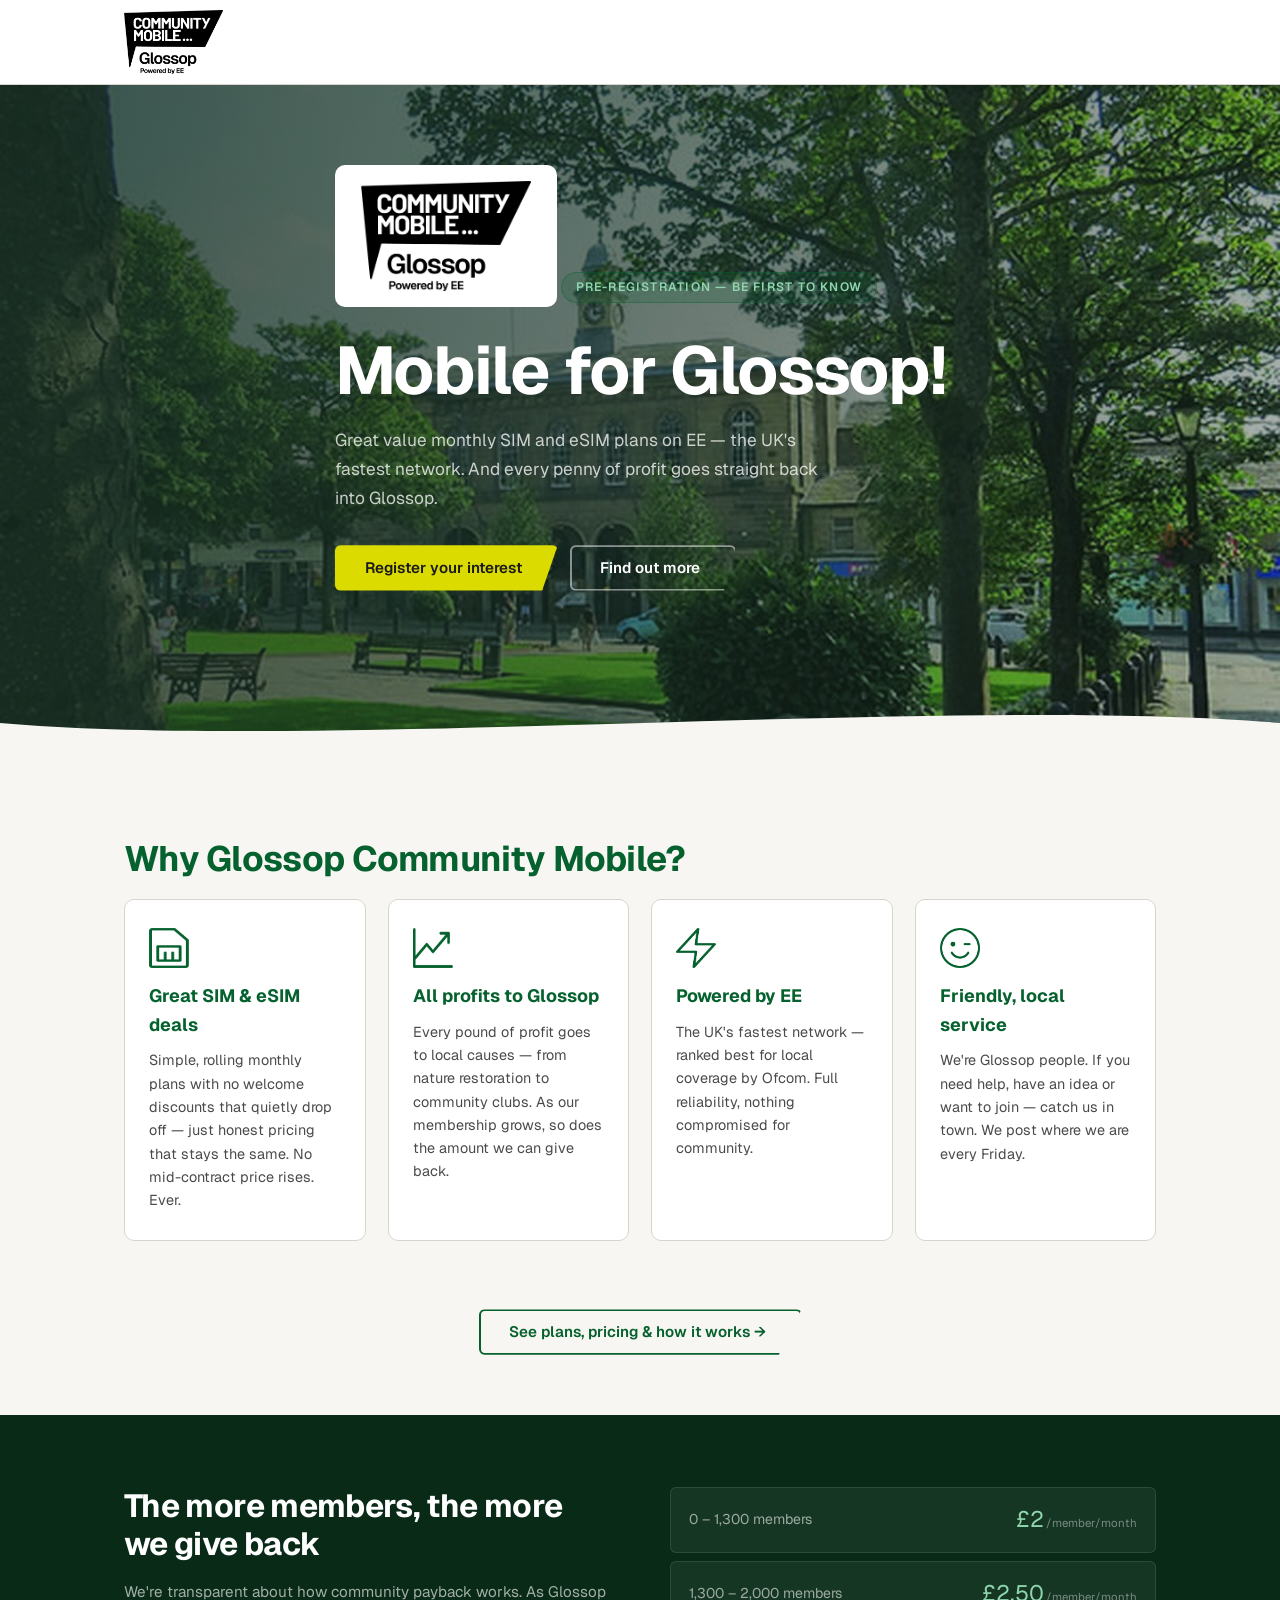
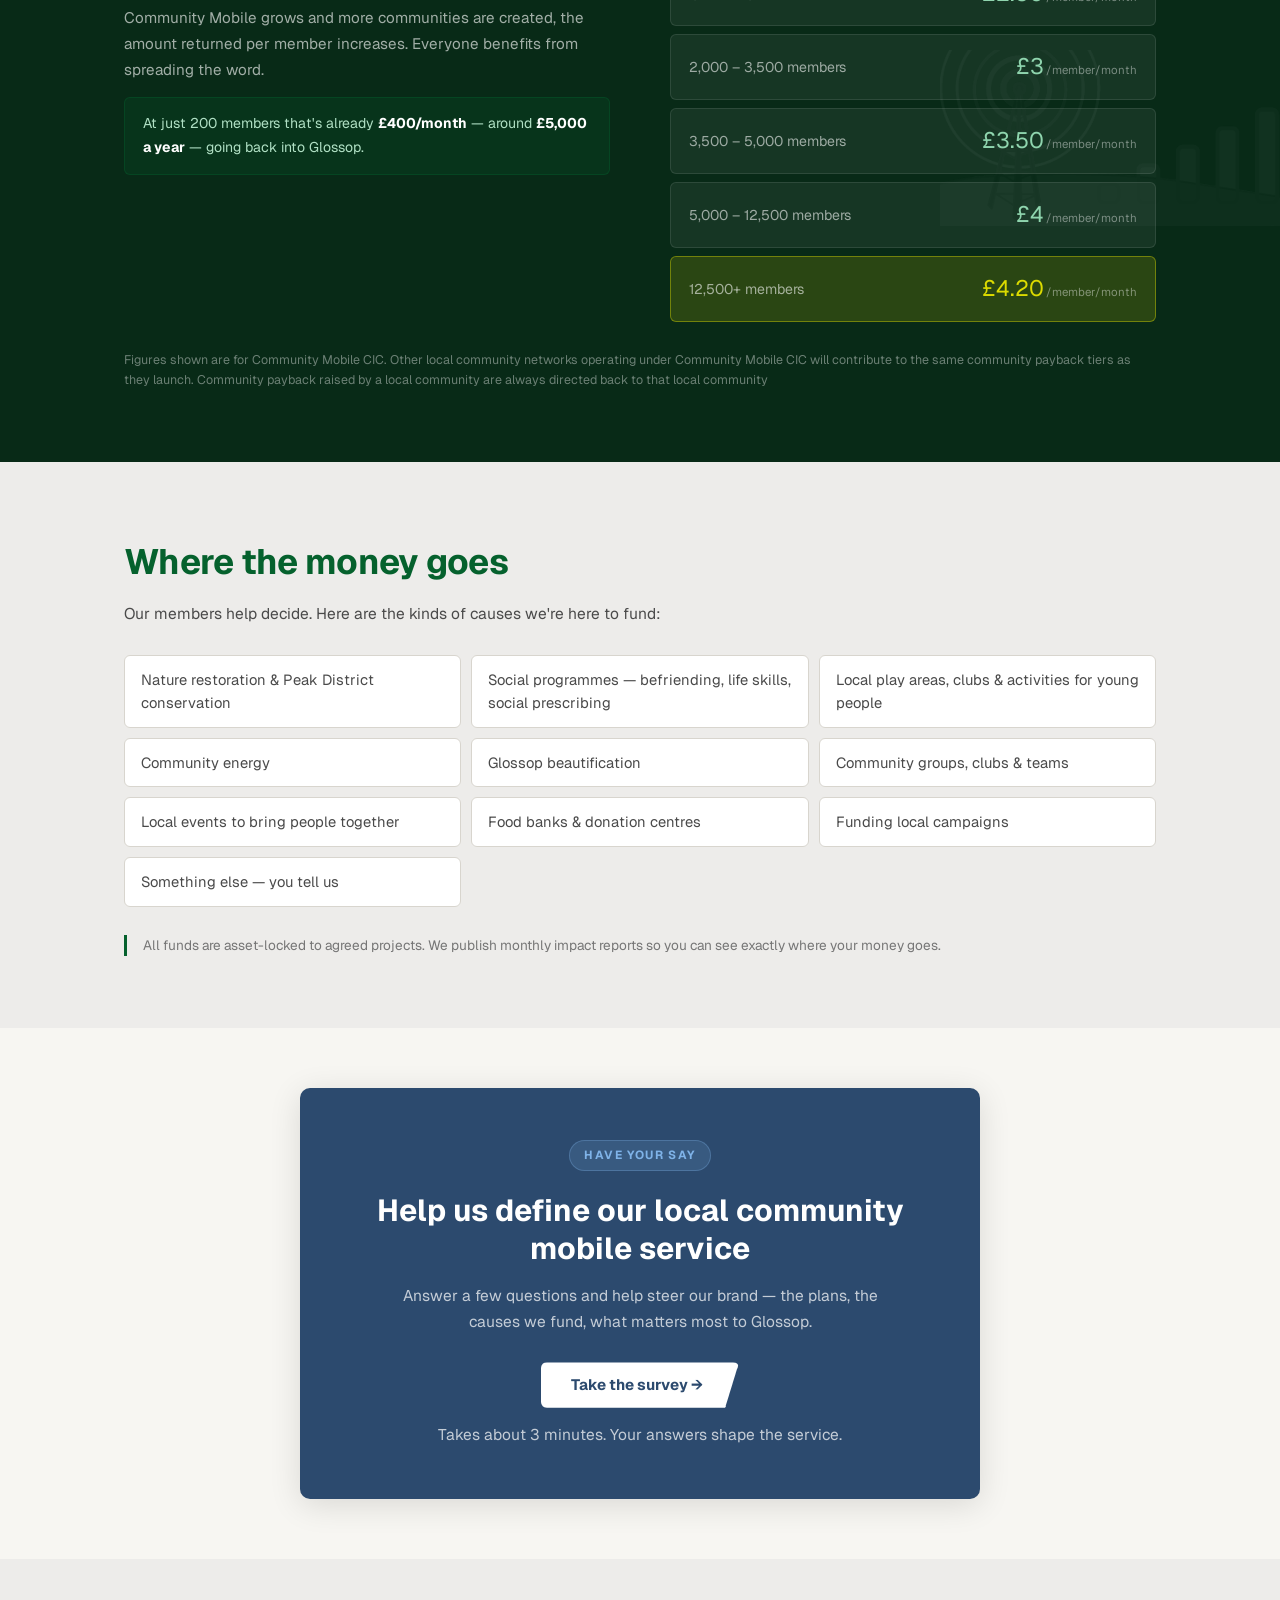
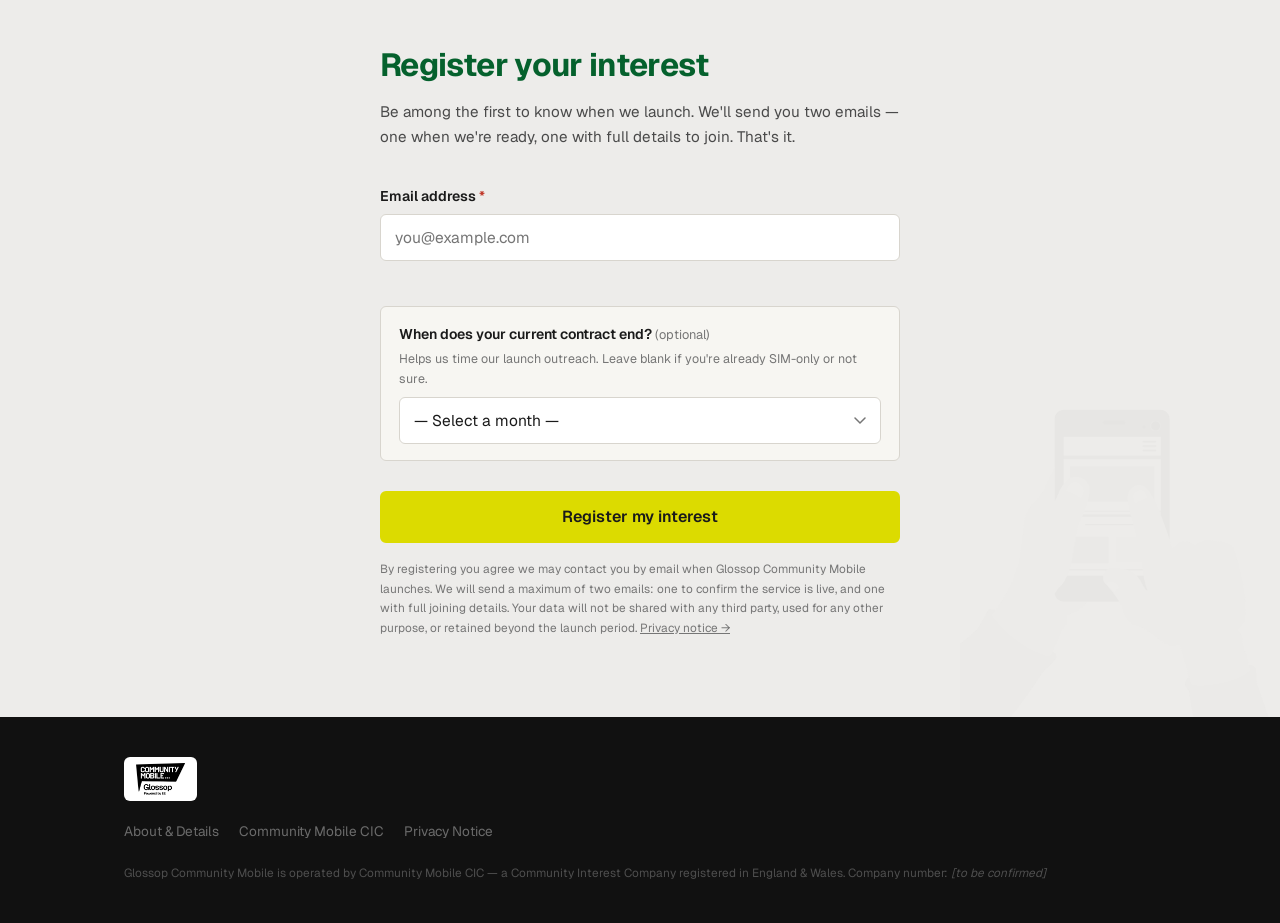
<file: index.html>
<!DOCTYPE html>
<html lang="en">
<head>
  <!-- Google tag (gtag.js) -->
<script async src="https://www.googletagmanager.com/gtag/js?id=G-F6JLSPWME2"></script>
<script>
  window.dataLayer = window.dataLayer || [];
  function gtag(){dataLayer.push(arguments);}
  gtag('js', new Date());

  gtag('config', 'G-F6JLSPWME2');
</script>
<meta charset="UTF-8" />
  <meta name="viewport" content="width=device-width, initial-scale=1.0" />
  <title>Glossop Community Mobile — Coming Soon</title>
  <link rel="stylesheet" href="style.css" />
  <link rel="preconnect" href="https://fonts.googleapis.com" />
  <link href="https://fonts.googleapis.com/css2?family=Geist:wght@300..800&display=swap" rel="stylesheet" />
</head>
<body>

  <!-- ── HEADER ── -->
  <header class="site-header">
    <div class="container header-inner">
      <div class="logo">
        <a href="index.html" class="logo-link logo-badge">
          <img src="images/glossop-logo.png" alt="Glossop Community Mobile — Powered by EE" class="logo-img" />
        </a>
      </div>
    </div>
  </header>

  <!-- ── HERO ── -->
  <section class="hero" id="hero-slideshow">
    <!-- Slideshow background images -->
    <div class="hero-slides" aria-hidden="true">
      <div class="hero-slide active" style="background-image:url('images/glossop-norfolk-square.jpg')"></div>
      <div class="hero-slide" style="background-image:url('images/glossop-glossfest.jpg')"></div>
      <div class="hero-slide" style="background-image:url('images/glossop-reservoir.jpg')"></div>
      <div class="hero-slide" style="background-image:url('images/glossop-market-hall.jpg')"></div>
    </div>
    <div class="hero-overlay" aria-hidden="true"></div>
    <!-- Phone transparency bg -->
    <div class="hero-phone-bg" aria-hidden="true"></div>

    <div class="container hero-inner">
      <div class="hero-logo-badge">
        <img src="images/glossop-logo.png" alt="Glossop Community Mobile — Powered by EE" class="hero-logo-img" />
      </div>
      <div class="hero-tag">Pre-registration — Be first to know</div>
      <h1 class="hero-headline">Mobile for Glossop!</h1>
      <p class="hero-sub">Great value monthly SIM and eSIM plans on EE — the UK's fastest network. And every penny of profit goes straight back into Glossop.</p>
      <div class="hero-actions">
        <a href="#register" class="btn btn-primary">Register your interest</a>
        <a href="details.html" class="btn btn-ghost">Find out more</a>
      </div>
      
    </div>
    <div class="hero-wave">
      <svg viewBox="0 0 1440 80" xmlns="http://www.w3.org/2000/svg" preserveAspectRatio="none"><path d="M0,40 C360,80 1080,0 1440,40 L1440,80 L0,80 Z" fill="var(--bg)"/></svg>
    </div>
  </section>

  <!-- ── BENEFITS ── -->
  <section class="benefits" id="benefits">
    <div class="container">
      <h2 class="section-title">Why Glossop Community Mobile?</h2>
      <div class="benefits-grid">

        <div class="benefit-card">
          <img src="images/icon-sim.png" alt="" class="benefit-icon" />
          <h3>Great SIM &amp; eSIM deals</h3>
          <p>Simple, rolling monthly plans with no welcome discounts that quietly drop off — just honest pricing that stays the same. No mid-contract price rises. Ever.</p>
        </div>

        <div class="benefit-card">
          <img src="images/icon-profits.png" alt="" class="benefit-icon" />
          <h3>All profits to Glossop</h3>
          <p>Every pound of profit goes to local causes — from nature restoration to community clubs. As our membership grows, so does the amount we can give back.</p>
        </div>

        <div class="benefit-card">
          <img src="images/icon-powered-by.png" alt="" class="benefit-icon" />
          <h3>Powered by EE</h3>
          <p>The UK's fastest network — ranked best for local coverage by Ofcom. Full reliability, nothing compromised for community.</p>
        </div>

        <div class="benefit-card">
          <img src="images/icon-friendly.png" alt="" class="benefit-icon" />
          <h3>Friendly, local service</h3>
          <p>We're Glossop people. If you need help, have an idea or want to join — catch us in town. We post where we are every Friday.</p>
        </div>

      </div>

      <div class="details-link-row">
        <a href="details.html" class="btn btn-outline">See plans, pricing &amp; how it works →</a>
      </div>
    </div>
  </section>

  <!-- ── IMPACT TIERS ── -->
  <section class="impact-section">
    <div class="container">
      <div class="impact-inner">
        <div class="impact-text">
          <h2>The more members, the more we give back</h2>
          <p>We're transparent about how community payback works. As Glossop Community Mobile grows and more communities are created, the amount returned per member increases. Everyone benefits from spreading the word.</p>
          <p class="impact-example">At just 200 members that's already <strong>£400/month</strong> — around <strong>£5,000 a year</strong> — going back into Glossop.</p>
        </div>
        <div class="impact-tiers">
          <div class="tier">
            <span class="tier-members">0 – 1,300 members</span>
            <span class="tier-amount">£2<span>/member/month</span></span>
          </div>
          <div class="tier">
            <span class="tier-members">1,300 – 2,000 members</span>
            <span class="tier-amount">£2.50<span>/member/month</span></span>
          </div>
          <div class="tier">
            <span class="tier-members">2,000 – 3,500 members</span>
            <span class="tier-amount">£3<span>/member/month</span></span>
          </div>
          <div class="tier">
            <span class="tier-members">3,500 – 5,000 members</span>
            <span class="tier-amount">£3.50<span>/member/month</span></span>
          </div>
          <div class="tier">
            <span class="tier-members">5,000 – 12,500 members</span>
            <span class="tier-amount">£4<span>/member/month</span></span>
          </div>
          <div class="tier tier-top">
            <span class="tier-members">12,500+ members</span>
            <span class="tier-amount">£4.20<span>/member/month</span></span>
          </div>
        </div>
      </div>
      <p class="impact-footnote">Figures shown are for Community Mobile CIC. Other local community networks operating under Community Mobile CIC will contribute to the same community payback tiers as they launch. Community payback raised by a local community are always directed back to that local community</p>
    </div>
  </section>

  <!-- ── LOCAL CAUSES ── -->
  <section class="causes-section">
    <div class="container">
      <h2 class="section-title">Where the money goes</h2>
      <p class="causes-intro">Our members help decide. Here are the kinds of causes we're here to fund:</p>
      <ul class="causes-list">
        <li>Nature restoration &amp; Peak District conservation</li>
        <li>Social programmes — befriending, life skills, social prescribing</li>
        <li>Local play areas, clubs &amp; activities for young people</li>
        <li>Community energy</li>
        <li>Glossop beautification</li>
        <li>Community groups, clubs &amp; teams</li>
        <li>Local events to bring people together</li>
        <li>Food banks &amp; donation centres</li>
        <li>Funding local campaigns</li>
        <li>Something else — you tell us</li>
      </ul>
      <p class="causes-note">All funds are asset-locked to agreed projects. We publish monthly impact reports so you can see exactly where your money goes.</p>
    </div>
  </section>

  <!-- ── SURVEY CTA ── -->
  <section class="survey-section" id="survey">
    <div class="container">
      <div class="survey-card">
        <div class="survey-badge">Have your say</div>
        <h2>Help us define our local community mobile service</h2>
        <p>Answer a few questions and help steer our brand — the plans, the causes we fund, what matters most to Glossop.</p>
        <!-- Replace href with your SurveyMonkey URL when ready -->
        <a href="https://www.surveymonkey.com/r/3CNX536" class="btn btn-survey" target="_blank" rel="noopener">Take the survey →</a>
        <p class="survey-note">Takes about 3 minutes. Your answers shape the service.</p>
      </div>
    </div>
  </section>

  <!-- ── REGISTRATION FORM ── -->
  <section class="register-section" id="register">
    <div class="register-phone-bg" aria-hidden="true"></div>
    <div class="container">
      <div class="form-wrap">

        <div class="form-header">
          <h2>Register your interest</h2>
          <p>Be among the first to know when we launch. We'll send you two emails — one when we're ready, one with full details to join. That's it.</p>
        </div>

        <!-- SUCCESS STATE -->
        <div class="form-success" id="form-success" hidden>
          <div class="success-icon">✓</div>
          <h3>You're on the list!</h3>
          <p>Thanks for registering. We'll be in touch when Glossop Community Mobile goes live.</p>
        </div>

        <!-- ERROR STATE -->
        <div class="form-error-banner" id="form-error" hidden>
          <strong>Something went wrong.</strong> Please try again, or email us at <a href="mailto:glossopcommunitymobile@gmail.com">glossopcommunitymobile@gmail.com</a>.
        </div>

        <!--
          FORMSPREE SETUP:
          1. Go to formspree.io and create a free account
          2. Create a new form — you'll get a URL like https://formspree.io/f/abcd1234
          3. Replace YOUR_FORMSPREE_ID below with your actual form ID
        -->
        <form
          id="registration-form"
          action="https://formspree.io/f/mzdklvbo"
          method="POST"
          novalidate
        >

          <div class="field-group">
            <label for="email">Email address <span class="required">*</span></label>
            <input
              type="email"
              id="email"
              name="email"
              placeholder="you@example.com"
              autocomplete="email"
              required
            />
            <span class="field-error" id="email-error"></span>
          </div>

          <div class="field-group optional-field">
            <label for="contract-month">
              When does your current contract end?
              <span class="optional-label">(optional)</span>
            </label>
            <p class="field-hint">Helps us time our launch outreach. Leave blank if you're already SIM-only or not sure.</p>
            <select id="contract-month" name="contract_expiry_month">
              <option value="">— Select a month —</option>
              <optgroup label="2025">
                <option value="2025-05">May 2025</option>
                <option value="2025-06">June 2025</option>
                <option value="2025-07">July 2025</option>
                <option value="2025-08">August 2025</option>
                <option value="2025-09">September 2025</option>
                <option value="2025-10">October 2025</option>
                <option value="2025-11">November 2025</option>
                <option value="2025-12">December 2025</option>
              </optgroup>
              <optgroup label="2026">
                <option value="2026-01">January 2026</option>
                <option value="2026-02">February 2026</option>
                <option value="2026-03">March 2026</option>
                <option value="2026-04">April 2026</option>
                <option value="2026-05">May 2026</option>
                <option value="2026-06">June 2026</option>
                <option value="2026-07">July 2026</option>
                <option value="2026-08">August 2026</option>
                <option value="2026-09">September 2026</option>
                <option value="2026-10">October 2026</option>
                <option value="2026-11">November 2026</option>
                <option value="2026-12">December 2026</option>
              </optgroup>
              <optgroup label="2027">
                <option value="2027-01">January 2027</option>
                <option value="2027-02">February 2027</option>
                <option value="2027-03">March 2027</option>
                <option value="2027-04">April 2027</option>
                <option value="2027-05">May 2027</option>
                <option value="2027-06">June 2027</option>
              </optgroup>
            </select>
          </div>

          <!-- Honeypot anti-spam -->
          <input type="text" name="_gotcha" style="display:none" tabindex="-1" autocomplete="off" />

          <button type="submit" class="btn btn-primary btn-submit" id="submit-btn">
            <span class="btn-text">Register my interest</span>
            <span class="btn-loading" hidden>Sending…</span>
          </button>

          <p class="small-print">
            By registering you agree we may contact you by email when Glossop Community Mobile launches. We will send a maximum of two emails: one to confirm the service is live, and one with full joining details. Your data will not be shared with any third party, used for any other purpose, or retained beyond the launch period. <a href="details.html#privacy">Privacy notice →</a>
          </p>

        </form>
      </div>
    </div>
  </section>

  <!-- ── FOOTER ── -->
  <footer class="site-footer">
    <div class="container footer-inner">
      <div class="footer-logo logo-badge">
        <img src="images/glossop-logo.png" alt="Glossop Community Mobile — Powered by EE" class="logo-img" />
      </div>
      <nav class="footer-nav">
        <a href="details.html">About &amp; Details</a>
        <a href="details.html#cic">Community Mobile CIC</a>
        <a href="details.html#privacy">Privacy Notice</a>
      </nav>
      <p class="footer-legal">Glossop Community Mobile is operated by Community Mobile CIC — a Community Interest Company registered in England &amp; Wales. Company number: <em>[to be confirmed]</em></p>
    </div>
  </footer>

  <script src="script.js"></script>
</body>
</html>
</file>
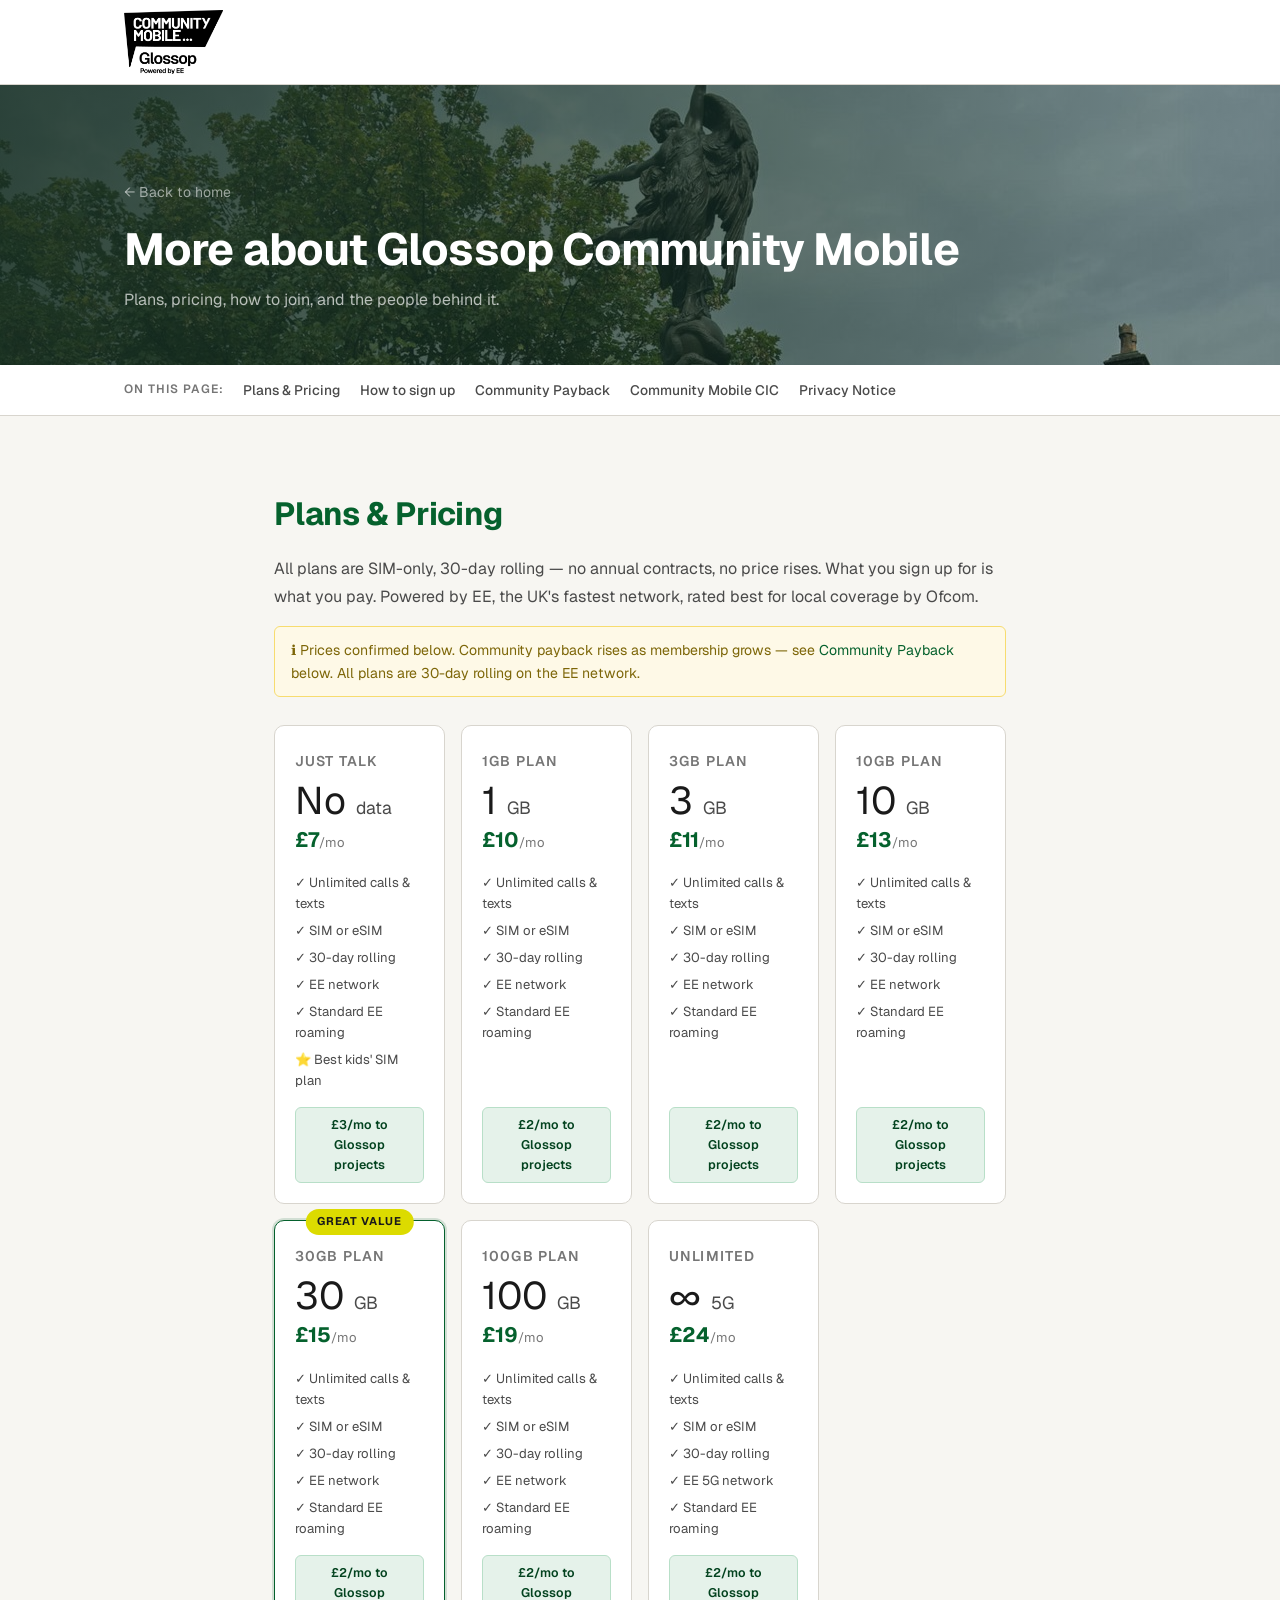
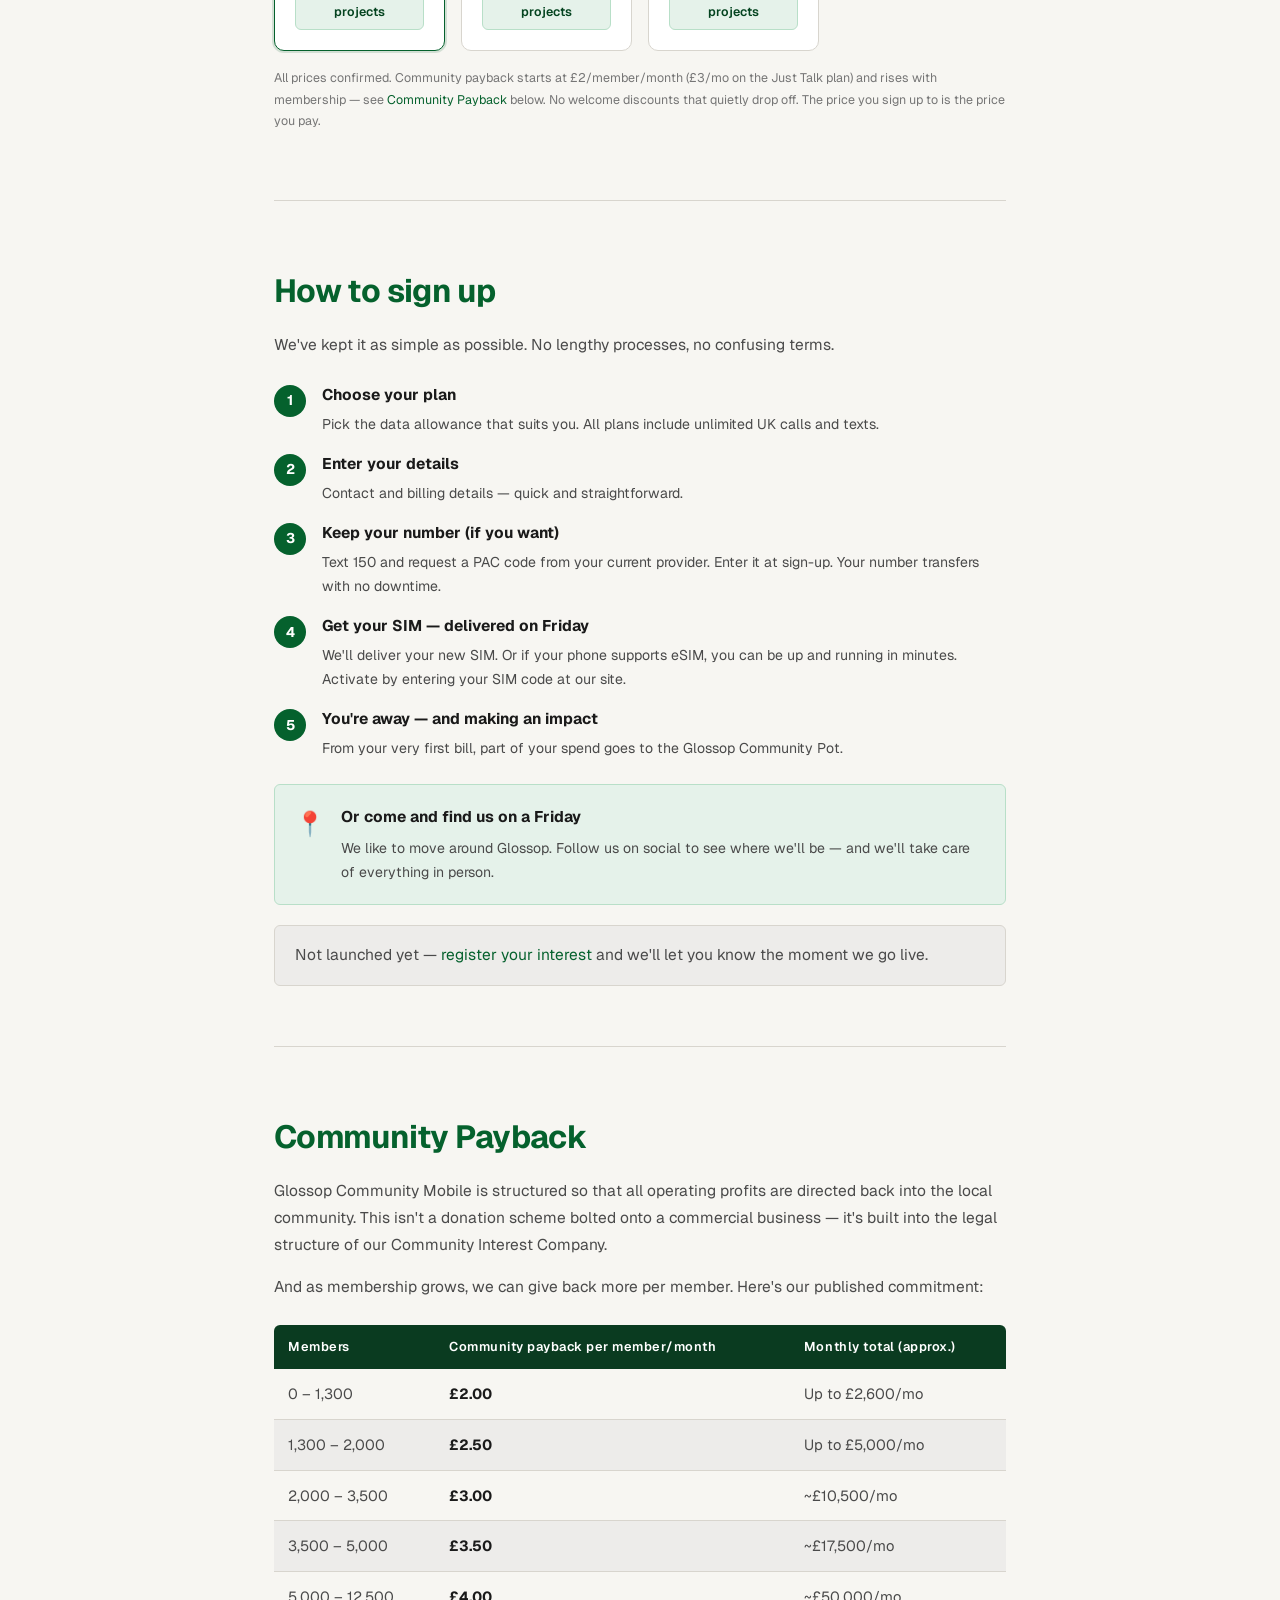
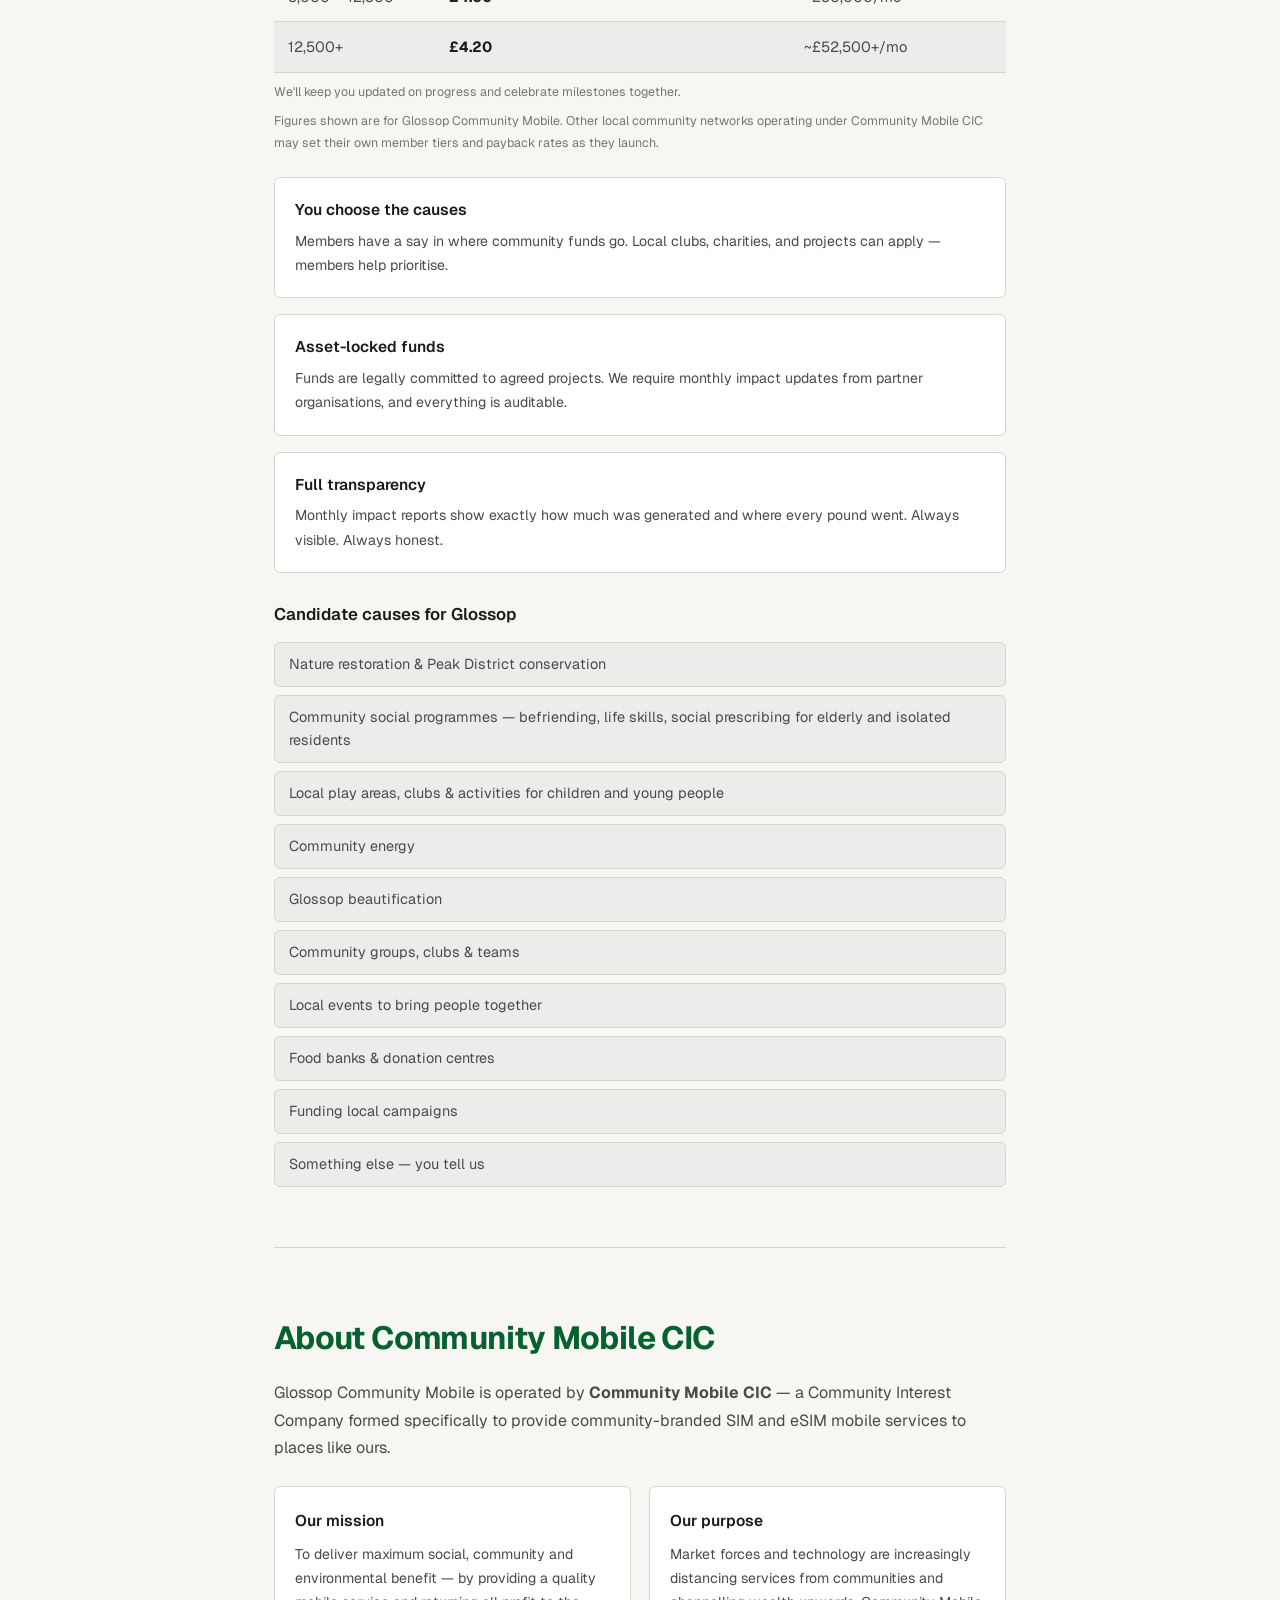
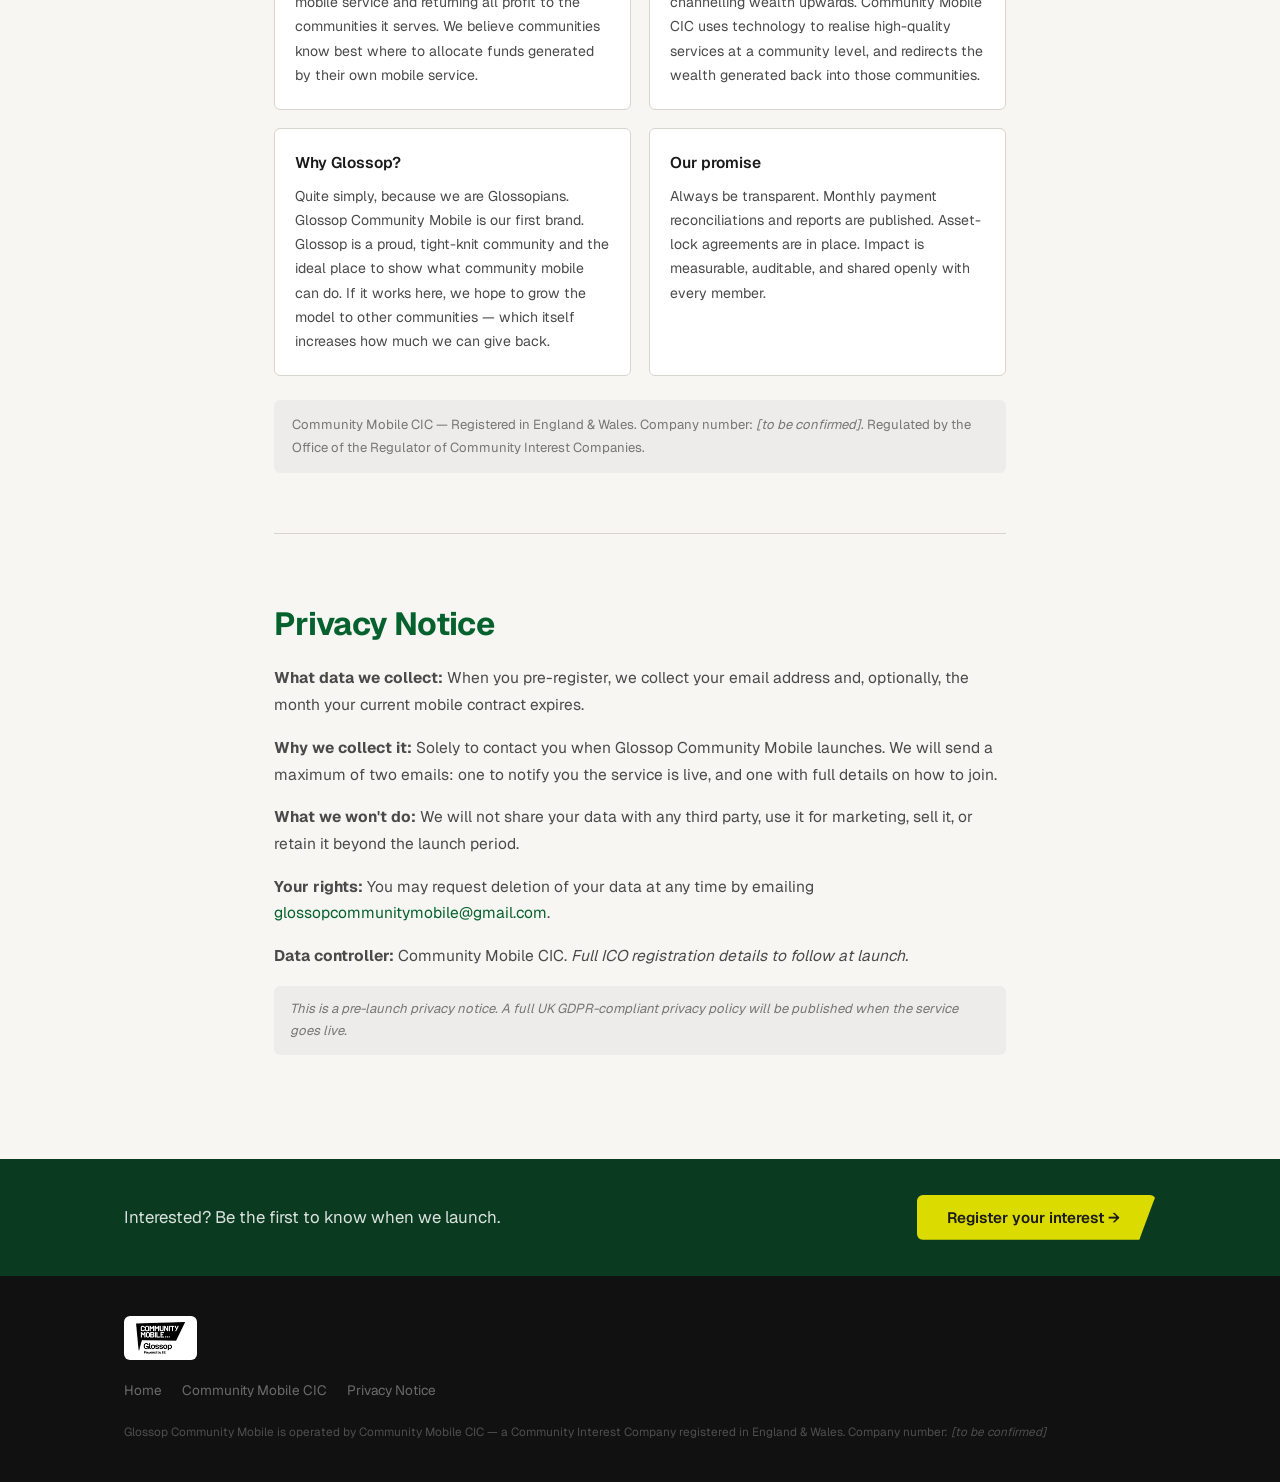
<file: details.html>
<!DOCTYPE html>
<html lang="en">
<head>
  <!-- Google tag (gtag.js) -->
<script async src="https://www.googletagmanager.com/gtag/js?id=G-F6JLSPWME2"></script>
<script>
  window.dataLayer = window.dataLayer || [];
  function gtag(){dataLayer.push(arguments);}
  gtag('js', new Date());

  gtag('config', 'G-F6JLSPWME2');
</script>
  <meta charset="UTF-8" />
  <meta name="viewport" content="width=device-width, initial-scale=1.0" />
  <title>More Details — Glossop Community Mobile</title>
  <link rel="stylesheet" href="style.css" />
  <link rel="preconnect" href="https://fonts.googleapis.com" />
  <link href="https://fonts.googleapis.com/css2?family=Geist:wght@300..800&display=swap" rel="stylesheet" />
</head>
<body>

  <!-- ── HEADER ── -->
  <header class="site-header">
    <div class="container header-inner">
      <div class="logo">
        <a href="index.html" class="logo-link logo-badge">
          <img src="images/glossop-logo.png" alt="Glossop Community Mobile — Powered by EE" class="logo-img" />
        </a>
      </div>
    </div>
  </header>

  <!-- ── PAGE HERO ── -->
  <section class="details-hero">
    <div class="details-hero-img" style="background-image:url('images/glossop-town-square.jpg')" aria-hidden="true"></div>
    <div class="details-hero-overlay" aria-hidden="true"></div>
    <div class="container details-hero-content">
      <a href="index.html" class="back-link">← Back to home</a>
      <h1>More about<br class="hero-break"/> Glossop Community Mobile</h1>
      <p class="details-intro">Plans, pricing, how to join, and the people behind it.</p>
    </div>
  </section>

  <!-- ── CONTENTS NAV ── -->
  <nav class="contents-nav">
    <div class="container">
      <span class="contents-label">On this page:</span>
      <a href="#plans">Plans &amp; Pricing</a>
      <a href="#how-it-works">How to sign up</a>
      <a href="#community-payback">Community Payback</a>
      <a href="#cic">Community Mobile CIC</a>
      <a href="#privacy">Privacy Notice</a>
    </div>
  </nav>

  <main class="details-main">
    <div class="container details-container">

      <!-- ── PLANS ── -->
      <section class="detail-section" id="plans">
        <h2>Plans &amp; Pricing</h2>
        <p class="section-intro">All plans are SIM-only, 30-day rolling — no annual contracts, no price rises. What you sign up for is what you pay. Powered by EE, the UK's fastest network, rated best for local coverage by Ofcom.</p>

        <div class="pricing-placeholder-banner">
          ℹ️ Prices confirmed below. Community payback rises as membership grows — see <a href="#community-payback">Community Payback</a> below. All plans are 30-day rolling on the EE network.
        </div>

        <!-- Pricing cards — source: Product Sheet -->
        <div class="plan-cards">

          <div class="plan-card">
            <div class="plan-name">Just Talk</div>
            <div class="plan-data">No <span>data</span></div>
            <div class="plan-price">£7<span>/mo</span></div>
            <ul class="plan-features">
              <li>✓ Unlimited calls &amp; texts</li>
              <li>✓ SIM or eSIM</li>
              <li>✓ 30-day rolling</li>
              <li>✓ EE network</li>
              <li>✓ Standard EE roaming</li>
              <li>⭐ Best kids' SIM plan</li>
            </ul>
            <div class="plan-payback">£3/mo to Glossop projects</div>
          </div>

          <div class="plan-card">
            <div class="plan-name">1GB Plan</div>
            <div class="plan-data">1 <span>GB</span></div>
            <div class="plan-price">£10<span>/mo</span></div>
            <ul class="plan-features">
              <li>✓ Unlimited calls &amp; texts</li>
              <li>✓ SIM or eSIM</li>
              <li>✓ 30-day rolling</li>
              <li>✓ EE network</li>
              <li>✓ Standard EE roaming</li>
            </ul>
            <div class="plan-payback">£2/mo to Glossop projects</div>
          </div>

          <div class="plan-card">
            <div class="plan-name">3GB Plan</div>
            <div class="plan-data">3 <span>GB</span></div>
            <div class="plan-price">£11<span>/mo</span></div>
            <ul class="plan-features">
              <li>✓ Unlimited calls &amp; texts</li>
              <li>✓ SIM or eSIM</li>
              <li>✓ 30-day rolling</li>
              <li>✓ EE network</li>
              <li>✓ Standard EE roaming</li>
            </ul>
            <div class="plan-payback">£2/mo to Glossop projects</div>
          </div>

          <div class="plan-card">
            <div class="plan-name">10GB Plan</div>
            <div class="plan-data">10 <span>GB</span></div>
            <div class="plan-price">£13<span>/mo</span></div>
            <ul class="plan-features">
              <li>✓ Unlimited calls &amp; texts</li>
              <li>✓ SIM or eSIM</li>
              <li>✓ 30-day rolling</li>
              <li>✓ EE network</li>
              <li>✓ Standard EE roaming</li>
            </ul>
            <div class="plan-payback">£2/mo to Glossop projects</div>
          </div>

          <div class="plan-card plan-card--featured">
            <div class="plan-badge">Great value</div>
            <div class="plan-name">30GB Plan</div>
            <div class="plan-data">30 <span>GB</span></div>
            <div class="plan-price">£15<span>/mo</span></div>
            <ul class="plan-features">
              <li>✓ Unlimited calls &amp; texts</li>
              <li>✓ SIM or eSIM</li>
              <li>✓ 30-day rolling</li>
              <li>✓ EE network</li>
              <li>✓ Standard EE roaming</li>
            </ul>
            <div class="plan-payback">£2/mo to Glossop projects</div>
          </div>

          <div class="plan-card">
            <div class="plan-name">100GB Plan</div>
            <div class="plan-data">100 <span>GB</span></div>
            <div class="plan-price">£19<span>/mo</span></div>
            <ul class="plan-features">
              <li>✓ Unlimited calls &amp; texts</li>
              <li>✓ SIM or eSIM</li>
              <li>✓ 30-day rolling</li>
              <li>✓ EE network</li>
              <li>✓ Standard EE roaming</li>
            </ul>
            <div class="plan-payback">£2/mo to Glossop projects</div>
          </div>

          <div class="plan-card">
            <div class="plan-name">Unlimited</div>
            <div class="plan-data">∞ <span>5G</span></div>
            <div class="plan-price">£24<span>/mo</span></div>
            <ul class="plan-features">
              <li>✓ Unlimited calls &amp; texts</li>
              <li>✓ SIM or eSIM</li>
              <li>✓ 30-day rolling</li>
              <li>✓ EE 5G network</li>
              <li>✓ Standard EE roaming</li>
            </ul>
            <div class="plan-payback">£2/mo to Glossop projects</div>
          </div>

        </div>

        <p class="table-note">All prices confirmed. Community payback starts at £2/member/month (£3/mo on the Just Talk plan) and rises with membership — see <a href="#community-payback">Community Payback</a> below. No welcome discounts that quietly drop off. The price you sign up to is the price you pay.</p>
      </section>

      <hr class="section-divider" />

      <!-- ── HOW TO SIGN UP ── -->
      <section class="detail-section" id="how-it-works">
        <h2>How to sign up</h2>
        <p>We've kept it as simple as possible. No lengthy processes, no confusing terms.</p>

        <ol class="steps-list">
          <li>
            <span class="step-num">1</span>
            <div>
              <strong>Choose your plan</strong>
              <p>Pick the data allowance that suits you. All plans include unlimited UK calls and texts.</p>
            </div>
          </li>
          <li>
            <span class="step-num">2</span>
            <div>
              <strong>Enter your details</strong>
              <p>Contact and billing details — quick and straightforward.</p>
            </div>
          </li>
          <li>
            <span class="step-num">3</span>
            <div>
              <strong>Keep your number (if you want)</strong>
              <p>Text 150 and request a PAC code from your current provider. Enter it at sign-up. Your number transfers with no downtime.</p>
            </div>
          </li>
          <li>
            <span class="step-num">4</span>
            <div>
              <strong>Get your SIM — delivered on Friday</strong>
              <p>We'll deliver your new SIM. Or if your phone supports eSIM, you can be up and running in minutes. Activate by entering your SIM code at our site.</p>
            </div>
          </li>
          <li>
            <span class="step-num">5</span>
            <div>
              <strong>You're away — and making an impact</strong>
              <p>From your very first bill, part of your spend goes to the Glossop Community Pot.</p>
            </div>
          </li>
        </ol>

        <div class="friday-box">
          <span class="friday-icon">📍</span>
          <div>
            <strong>Or come and find us on a Friday</strong>
            <p>We like to move around Glossop. Follow us on social to see where we'll be — and we'll take care of everything in person.</p>
          </div>
        </div>

        <div class="signup-cta">
          <p>Not launched yet — <a href="index.html#register">register your interest</a> and we'll let you know the moment we go live.</p>
        </div>
      </section>

      <hr class="section-divider" />

      <!-- ── COMMUNITY PAYBACK ── -->
      <section class="detail-section" id="community-payback">
        <h2>Community Payback</h2>
        <p>Glossop Community Mobile is structured so that all operating profits are directed back into the local community. This isn't a donation scheme bolted onto a commercial business — it's built into the legal structure of our Community Interest Company.</p>
        <p>And as membership grows, we can give back more per member. Here's our published commitment:</p>

        <table class="pricing-table payback-table">
          <thead>
            <tr>
              <th>Members</th>
              <th>Community payback per member/month</th>
              <th>Monthly total (approx.)</th>
            </tr>
          </thead>
          <tbody>
            <tr>
              <td>0 – 1,300</td>
              <td><strong>£2.00</strong></td>
              <td>Up to £2,600/mo</td>
            </tr>
            <tr>
              <td>1,300 – 2,000</td>
              <td><strong>£2.50</strong></td>
              <td>Up to £5,000/mo</td>
            </tr>
            <tr>
              <td>2,000 – 3,500</td>
              <td><strong>£3.00</strong></td>
              <td>~£10,500/mo</td>
            </tr>
            <tr>
              <td>3,500 – 5,000</td>
              <td><strong>£3.50</strong></td>
              <td>~£17,500/mo</td>
            </tr>
            <tr>
              <td>5,000 – 12,500</td>
              <td><strong>£4.00</strong></td>
              <td>~£50,000/mo</td>
            </tr>
            <tr>
              <td>12,500+</td>
              <td><strong>£4.20</strong></td>
              <td>~£52,500+/mo</td>
            </tr>
          </tbody>
        </table>
        <p class="table-note">We'll keep you updated on progress and celebrate milestones together.</p>
        <p class="table-note">Figures shown are for Glossop Community Mobile. Other local community networks operating under Community Mobile CIC may set their own member tiers and payback rates as they launch.</p>

        <div class="payback-points">
          <div class="payback-point">
            <div>
              <h3>You choose the causes</h3>
              <p>Members have a say in where community funds go. Local clubs, charities, and projects can apply — members help prioritise.</p>
            </div>
          </div>
          <div class="payback-point">
            <div>
              <h3>Asset-locked funds</h3>
              <p>Funds are legally committed to agreed projects. We require monthly impact updates from partner organisations, and everything is auditable.</p>
            </div>
          </div>
          <div class="payback-point">
            <div>
              <h3>Full transparency</h3>
              <p>Monthly impact reports show exactly how much was generated and where every pound went. Always visible. Always honest.</p>
            </div>
          </div>
        </div>

        <h3 class="causes-subhead">Candidate causes for Glossop</h3>
        <ul class="causes-list-detail">
          <li>Nature restoration &amp; Peak District conservation</li>
          <li>Community social programmes — befriending, life skills, social prescribing for elderly and isolated residents</li>
          <li>Local play areas, clubs &amp; activities for children and young people</li>
          <li>Community energy</li>
          <li>Glossop beautification</li>
          <li>Community groups, clubs &amp; teams</li>
          <li>Local events to bring people together</li>
          <li>Food banks &amp; donation centres</li>
          <li>Funding local campaigns</li>
          <li>Something else — you tell us</li>
        </ul>
      </section>

      <hr class="section-divider" />

      <!-- ── CIC ── -->
      <section class="detail-section" id="cic">
        <h2>About Community Mobile CIC</h2>
        <p class="section-intro">Glossop Community Mobile is operated by <strong>Community Mobile CIC</strong> — a Community Interest Company formed specifically to provide community-branded SIM and eSIM mobile services to places like ours.</p>

        <div class="cic-blocks">
          <div class="cic-block">
            <h3>Our mission</h3>
            <p>To deliver maximum social, community and environmental benefit — by providing a quality mobile service and returning all profit to the communities it serves. We believe communities know best where to allocate funds generated by their own mobile service.</p>
          </div>
          <div class="cic-block">
            <h3>Our purpose</h3>
            <p>Market forces and technology are increasingly distancing services from communities and channelling wealth upwards. Community Mobile CIC uses technology to realise high-quality services at a community level, and redirects the wealth generated back into those communities.</p>
          </div>
          <div class="cic-block">
            <h3>Why Glossop?</h3>
            <p> Quite simply, because we are Glossopians. Glossop Community Mobile is our first brand. Glossop is a proud, tight-knit community and the ideal place to show what community mobile can do. If it works here, we hope to grow the model to other communities — which itself increases how much we can give back.</p>
          </div>
          <div class="cic-block">
            <h3>Our promise</h3>
            <p>Always be transparent. Monthly payment reconciliations and reports are published. Asset-lock agreements are in place. Impact is measurable, auditable, and shared openly with every member.</p>
          </div>
        </div>

        <div class="cic-reg">
          <p>Community Mobile CIC — Registered in England &amp; Wales. Company number: <em>[to be confirmed]</em>. Regulated by the Office of the Regulator of Community Interest Companies.</p>
        </div>
      </section>

      <hr class="section-divider" />

      <!-- ── PRIVACY ── -->
      <section class="detail-section" id="privacy">
        <h2>Privacy Notice</h2>
        <p><strong>What data we collect:</strong> When you pre-register, we collect your email address and, optionally, the month your current mobile contract expires.</p>
        <p><strong>Why we collect it:</strong> Solely to contact you when Glossop Community Mobile launches. We will send a maximum of two emails: one to notify you the service is live, and one with full details on how to join.</p>
        <p><strong>What we won't do:</strong> We will not share your data with any third party, use it for marketing, sell it, or retain it beyond the launch period.</p>
        <p><strong>Your rights:</strong> You may request deletion of your data at any time by emailing <a href="mailto:glossopcommunitymobile@gmail.com">glossopcommunitymobile@gmail.com</a>.</p>
        <p><strong>Data controller:</strong> Community Mobile CIC. <em>Full ICO registration details to follow at launch.</em></p>
        <p class="privacy-note">This is a pre-launch privacy notice. A full UK GDPR-compliant privacy policy will be published when the service goes live.</p>
      </section>

    </div>
  </main>

  <!-- ── CTA STRIP ── -->
  <section class="cta-strip">
    <div class="container cta-strip-inner">
      <p>Interested? Be the first to know when we launch.</p>
      <a href="index.html#register" class="btn btn-primary">Register your interest →</a>
    </div>
  </section>

  <!-- ── FOOTER ── -->
  <footer class="site-footer">
    <div class="container footer-inner">
      <div class="footer-logo logo-badge">
        <img src="images/glossop-logo.png" alt="Glossop Community Mobile — Powered by EE" class="logo-img" />
      </div>
      <nav class="footer-nav">
        <a href="index.html">Home</a>
        <a href="#cic">Community Mobile CIC</a>
        <a href="#privacy">Privacy Notice</a>
      </nav>
      <p class="footer-legal">Glossop Community Mobile is operated by Community Mobile CIC — a Community Interest Company registered in England &amp; Wales. Company number: <em>[to be confirmed]</em></p>
    </div>
  </footer>

  <script src="script.js"></script>
</body>
</html>
</file>
<file: style.css>
/* =============================================
   GLOSSOP COMMUNITY MOBILE — Stylesheet
   Civic green palette. Brand update-ready.
   All colours in :root for easy swap.
   ============================================= */

:root {
  --bg:           #F7F6F2;
  --bg-alt:       #EDECEA;
  --surface:      #FFFFFF;
  --hero-bg:      #0A3B20;
  --accent:       #05612D;
  --accent-dark:  #03431F;
  --accent-light: #E5F2EA;
  --secondary:    #DCDB00;
  --secondary-dark: #A8A700;
  --secondary-light: #FBFBD6;
  --survey-bg:    #2C4A6E;
  --impact-bg:    #082A17;
  --text:         #1A1A1A;
  --text-mid:     #4A4A4A;
  --text-light:   #767676;
  --border:       #D8D5CE;
  --error:        #C0392B;
  --error-bg:     #FDEDEC;
  --success:      #1D6A45;
  --success-bg:   #EAF4EE;
  --radius:       10px;
  --radius-sm:    6px;
  --shadow:       0 2px 12px rgba(0,0,0,0.08);
  --shadow-lg:    0 6px 32px rgba(0,0,0,0.12);
  --font-display: 'Geist', system-ui, sans-serif;
  --font-body:    'Geist', system-ui, sans-serif;
  --max-w:        1080px;
  --t:            0.2s ease;
}

*, *::before, *::after { box-sizing: border-box; margin: 0; padding: 0; }
html { scroll-behavior: smooth; }
body {
  font-family: var(--font-body);
  background: var(--bg);
  color: var(--text);
  line-height: 1.6;
  font-size: 16px;
}
img { max-width: 100%; display: block; }
a { color: var(--accent); text-decoration: none; }
a:hover { text-decoration: underline; }
h1, h2, h3 { color: var(--accent); }

.container {
  max-width: var(--max-w);
  margin: 0 auto;
  padding: 0 24px;
}

/* ── Buttons ── */
.btn {
  display: inline-block;
  padding: 13px 34px 13px 28px;
  border-radius: var(--radius-sm);
  font-family: var(--font-body);
  font-size: 0.95rem;
  font-weight: 600;
  cursor: pointer;
  transition: all var(--t);
  border: 2px solid transparent;
  text-decoration: none;
  line-height: 1;
  clip-path: polygon(0 0, 100% 0, 93% 100%, 0% 100%);
}
.btn-primary { background: var(--secondary); color: var(--text); border-color: var(--secondary); }
.btn-primary:hover { background: var(--secondary-dark); border-color: var(--secondary-dark); text-decoration: none; }
.btn-ghost { background: transparent; color: #fff; border-color: rgba(255,255,255,0.5); }
.btn-ghost:hover { background: rgba(255,255,255,0.12); text-decoration: none; }
.btn-outline { background: transparent; color: var(--accent); border-color: var(--accent); }
.btn-outline:hover { background: var(--accent-light); text-decoration: none; }
.btn-survey { background: #fff; color: var(--survey-bg); border-color: #fff; font-weight: 700; }
.btn-survey:hover { background: #EDF2FA; text-decoration: none; }
.btn-submit { width: 100%; padding: 16px; font-size: 1rem; margin-top: 8px; clip-path: none; }
.btn:disabled { opacity: 0.65; cursor: not-allowed; }

/* ── HEADER ── */
.site-header {
  background: var(--surface);
  padding: 10px 0;
  position: sticky;
  top: 0;
  z-index: 100;
  border-bottom: 1px solid var(--border);
}
.header-inner { display: flex; align-items: center; justify-content: space-between; gap: 16px; }
.logo { display: flex; flex-direction: column; gap: 2px; }
.logo-link { text-decoration: none; }
.logo-badge {
  display: inline-flex;
  align-items: center;
}
.logo-img { height: 64px; width: auto; display: block; }
.logo-name {
  font-family: var(--font-display);
  font-size: 1.15rem;
  color: #fff;
  letter-spacing: -0.01em;
  display: block;
}
.logo-mark { font-size: 0.78rem; color: rgba(255,255,255,0.42); letter-spacing: 0.06em; }
.brand-badge {
  font-size: 0.7rem;
  color: rgba(255,255,255,0.35);
  border: 1px solid rgba(255,255,255,0.18);
  border-radius: 20px;
  padding: 4px 10px;
  white-space: nowrap;
  font-style: italic;
  flex-shrink: 0;
}

/* ── HERO with slideshow ── */
.hero {
  position: relative;
  overflow: hidden;
  min-height: 540px;
  display: flex;
  flex-direction: column;
}

/* Slideshow layers */
.hero-slides {
  position: absolute;
  inset: 0;
  z-index: 0;
}
.hero-slide {
  position: absolute;
  inset: 0;
  background-size: cover;
  background-position: center;
  opacity: 0;
  transition: opacity 1.2s ease-in-out;
}
.hero-slide.active { opacity: 1; }

/* Dark overlay so text stays readable over any photo */
.hero-overlay {
  position: absolute;
  inset: 0;
  z-index: 1;
  background: linear-gradient(
    100deg,
    rgba(22,46,34,0.82) 0%,
    rgba(22,46,34,0.62) 55%,
    rgba(22,46,34,0.35) 100%
  );
}

/* Phone transparency – right-side decorative element */
.hero-phone-bg {
  position: absolute;
  right: -20px;
  bottom: 30px;
  width: 340px;
  height: 340px;
  background: url('images/phones-crowd.png') no-repeat center bottom / contain;
  opacity: 0.12;
  z-index: 2;
  pointer-events: none;
}

.hero-inner {
  position: relative;
  z-index: 3;
  max-width: 660px;
  padding: 80px 0 80px;
  flex: 1;
}
.hero-logo-badge {
  display: inline-flex;
  background: #fff;
  border-radius: var(--radius);
  padding: 16px 26px;
  margin-bottom: 28px;
}
.hero-logo-img { height: 110px; width: auto; display: block; }
.hero-tag {
  display: inline-block;
  font-size: 0.76rem;
  font-weight: 600;
  letter-spacing: 0.1em;
  text-transform: uppercase;
  color: #8FD5AE;
  background: rgba(5,97,45,0.18);
  border: 1px solid rgba(5,97,45,0.38);
  border-radius: 20px;
  padding: 5px 14px;
  margin-bottom: 24px;
}
.hero-headline {
  font-family: var(--font-display);
  font-size: clamp(2.6rem, 5.5vw, 4.2rem);
  color: #fff;
  line-height: 1.06;
  letter-spacing: -0.02em;
  margin-bottom: 20px;
}
.hero-sub {
  font-size: 1.08rem;
  color: rgba(255,255,255,0.76);
  margin-bottom: 32px;
  max-width: 500px;
  line-height: 1.68;
}
.hero-actions { display: flex; gap: 12px; flex-wrap: wrap; margin-bottom: 24px; }
.hero-footnote {
  font-size: 0.76rem;
  color: rgba(255,255,255,0.35);
  line-height: 1.5;
  max-width: 420px;
}
.hero-wave { position: relative; z-index: 3; line-height: 0; }
.hero-wave svg { width: 100%; height: 56px; }

/* ── BENEFITS ── */
.benefits {
  background: var(--bg);
  padding: 80px 0 60px;
  position: relative;
}
.section-title {
  font-family: var(--font-display);
  font-size: clamp(1.6rem, 3vw, 2.2rem);
  letter-spacing: -0.02em;
  margin-bottom: 12px;
}
.benefits-intro {
  font-size: 1.05rem;
  color: var(--accent-dark);
  font-weight: 500;
  margin-bottom: 32px;
  font-style: italic;
}
.benefits-grid {
  display: grid;
  grid-template-columns: repeat(auto-fit, minmax(220px, 1fr));
  gap: 22px;
  margin-bottom: 48px;
}
.benefit-card {
  background: var(--surface);
  border: 1px solid var(--border);
  border-radius: var(--radius);
  padding: 28px 24px;
  transition: box-shadow var(--t), transform var(--t);
  position: relative;
  overflow: hidden;
}
.benefit-card:hover { box-shadow: var(--shadow); transform: translateY(-2px); }
.benefit-icon { width: 40px; height: 40px; margin-bottom: 14px; }
.benefit-card h3 { font-family: var(--font-display); font-size: 1.12rem; margin-bottom: 10px; }
.benefit-card p { font-size: 0.9rem; color: var(--text-mid); line-height: 1.62; }
.details-link-row { text-align: center; padding-top: 20px; }

/* ── IMPACT TIERS ── */
.impact-section {
  background: var(--impact-bg);
  padding: 72px 0;
  position: relative;
  overflow: hidden;
}
/* Signal graphic as background decoration */
.impact-section::after {
  content: '';
  position: absolute;
  right: -40px;
  top: 50%;
  transform: translateY(-50%);
  width: 380px;
  height: 240px;
  background: url('images/signal.png') no-repeat center / contain;
  opacity: 0.07;
  pointer-events: none;
}
.impact-inner {
  display: grid;
  grid-template-columns: 1fr 1fr;
  gap: 60px;
  align-items: start;
  position: relative;
  z-index: 1;
}
.impact-footnote {
  font-size: 0.78rem;
  color: rgba(255,255,255,0.4);
  margin-top: 28px;
  position: relative;
  z-index: 1;
}
.impact-text h2 {
  font-family: var(--font-display);
  font-size: clamp(1.5rem, 2.8vw, 2rem);
  color: #fff;
  letter-spacing: -0.02em;
  margin-bottom: 16px;
  line-height: 1.2;
}
.impact-text p { color: rgba(255,255,255,0.62); font-size: 0.95rem; line-height: 1.7; margin-bottom: 14px; }
.impact-example {
  background: rgba(5,97,45,0.2);
  border: 1px solid rgba(5,97,45,0.38);
  border-radius: var(--radius-sm);
  padding: 14px 18px;
  font-size: 0.88rem !important;
  color: #B0E0C4 !important;
}
.impact-example strong { color: #fff; }
.impact-tiers { display: flex; flex-direction: column; gap: 8px; }
.tier {
  display: flex;
  justify-content: space-between;
  align-items: center;
  background: rgba(255,255,255,0.06);
  border: 1px solid rgba(255,255,255,0.1);
  border-radius: var(--radius-sm);
  padding: 14px 18px;
  transition: background var(--t);
}
.tier:hover { background: rgba(255,255,255,0.1); }
.tier-top { background: rgba(220,219,0,0.16); border-color: rgba(220,219,0,0.4); }
.tier-members { font-size: 0.88rem; color: rgba(255,255,255,0.58); }
.tier-amount { font-family: var(--font-display); font-size: 1.4rem; color: #8FD5AE; }
.tier-amount span { font-size: 0.72rem; color: rgba(255,255,255,0.42); font-family: var(--font-body); margin-left: 2px; }
.tier-top .tier-amount { color: var(--secondary); }

/* ── CAUSES ── */
.causes-section { background: var(--bg-alt); padding: 72px 0; }
.causes-intro { color: var(--text-mid); margin-bottom: 28px; font-size: 0.97rem; }
.causes-list {
  list-style: none;
  display: grid;
  grid-template-columns: repeat(auto-fit, minmax(280px, 1fr));
  gap: 10px;
  margin-bottom: 28px;
}
.causes-list li {
  background: var(--surface);
  border: 1px solid var(--border);
  border-radius: var(--radius-sm);
  padding: 12px 16px;
  font-size: 0.92rem;
  color: var(--text-mid);
}
.causes-note {
  font-size: 0.85rem;
  color: var(--text-light);
  border-left: 3px solid var(--accent);
  padding-left: 16px;
  line-height: 1.6;
}

/* ── SURVEY ── */
.survey-section { background: var(--bg); padding: 60px 0; }
.survey-card {
  background: var(--survey-bg);
  color: #fff;
  border-radius: var(--radius);
  padding: 52px 48px;
  max-width: 680px;
  margin: 0 auto;
  text-align: center;
  box-shadow: var(--shadow-lg);
}
.survey-badge {
  display: inline-block;
  font-size: 0.74rem; font-weight: 700;
  letter-spacing: 0.12em; text-transform: uppercase;
  color: #7FB3E8;
  background: rgba(127,179,232,0.15);
  border: 1px solid rgba(127,179,232,0.3);
  border-radius: 20px; padding: 5px 14px; margin-bottom: 20px;
}
.survey-card h2 {
  font-family: var(--font-display);
  font-size: clamp(1.4rem, 3vw, 1.9rem);
  color: #fff; line-height: 1.25; margin-bottom: 16px;
}
.survey-card p {
  color: rgba(255,255,255,0.72); font-size: 0.97rem;
  margin-bottom: 28px; max-width: 480px;
  margin-left: auto; margin-right: auto; line-height: 1.65;
}
.survey-note { font-size: 0.76rem; color: rgba(255,255,255,0.38); margin-top: 14px; margin-bottom: 0 !important; }

/* ── REGISTRATION ── */
.register-section {
  background: var(--bg-alt);
  padding: 80px 0;
  position: relative;
  overflow: hidden;
}
/* Phone-hands decoration bottom-right of form section */
.register-phone-bg {
  position: absolute;
  right: 0;
  bottom: 0;
  width: 320px;
  height: 400px;
  background: url('images/phone-hands.png') no-repeat bottom right / contain;
  opacity: 0.09;
  pointer-events: none;
}
.form-wrap { max-width: 520px; margin: 0 auto; position: relative; z-index: 1; }
.form-header { margin-bottom: 36px; }
.form-header h2 {
  font-family: var(--font-display);
  font-size: clamp(1.6rem, 3vw, 2rem);
  letter-spacing: -0.02em; margin-bottom: 10px;
}
.form-header p { color: var(--text-mid); font-size: 0.95rem; line-height: 1.6; }

.field-group { margin-bottom: 22px; }
.field-group label { display: block; font-size: 0.88rem; font-weight: 600; margin-bottom: 6px; }
.required { color: var(--error); }
.optional-label { font-weight: 400; color: var(--text-light); font-size: 0.8rem; }
.field-hint { font-size: 0.78rem; color: var(--text-light); margin-bottom: 8px; margin-top: -2px; }
input[type="email"], select {
  width: 100%; padding: 12px 14px;
  border: 1.5px solid var(--border);
  border-radius: var(--radius-sm);
  font-family: var(--font-body); font-size: 0.97rem;
  background: var(--surface); color: var(--text);
  transition: border-color var(--t), box-shadow var(--t);
  appearance: none;
}
input[type="email"]:focus, select:focus {
  outline: none;
  border-color: var(--accent);
  box-shadow: 0 0 0 3px rgba(5,97,45,0.12);
}
input[type="email"].invalid {
  border-color: var(--error);
  box-shadow: 0 0 0 3px rgba(192,57,43,0.1);
}
.field-error { display: block; font-size: 0.78rem; color: var(--error); margin-top: 5px; min-height: 18px; }
select {
  background-image: url("data:image/svg+xml,%3Csvg xmlns='http://www.w3.org/2000/svg' width='12' height='8' viewBox='0 0 12 8'%3E%3Cpath d='M1 1l5 5 5-5' stroke='%23767676' stroke-width='1.5' fill='none' stroke-linecap='round'/%3E%3C/svg%3E");
  background-repeat: no-repeat; background-position: right 14px center; padding-right: 38px;
}
.optional-field {
  background: var(--bg); border: 1px solid var(--border);
  border-radius: var(--radius-sm); padding: 16px 18px;
}
.form-success {
  background: var(--success-bg); border: 1px solid #A8D5BB;
  border-radius: var(--radius); padding: 36px 28px; text-align: center;
}
.success-icon {
  width: 52px; height: 52px; background: var(--success); color: #fff;
  border-radius: 50%; display: flex; align-items: center; justify-content: center;
  font-size: 1.4rem; font-weight: 700; margin: 0 auto 18px;
}
.form-success h3 { font-family: var(--font-display); font-size: 1.5rem; color: var(--success); margin-bottom: 10px; }
.form-success p { color: var(--text-mid); }
.form-error-banner {
  background: var(--error-bg); border: 1px solid #F1948A;
  border-radius: var(--radius-sm); padding: 14px 18px;
  font-size: 0.88rem; color: var(--error); margin-bottom: 20px;
}
.small-print {
  font-size: 0.74rem; color: var(--text-light);
  margin-top: 16px; line-height: 1.65;
}
.small-print a { color: var(--text-light); text-decoration: underline; }

/* ── DETAILS PAGE HERO ── */
.details-hero {
  position: relative;
  min-height: 280px;
  display: flex;
  align-items: flex-end;
  overflow: hidden;
}
.details-hero-img {
  position: absolute;
  inset: 0;
  background-size: cover;
  background-position: center 30%;
  z-index: 0;
}
.details-hero-overlay {
  position: absolute;
  inset: 0;
  z-index: 1;
  background: linear-gradient(
    to right,
    rgba(22,46,34,0.88) 0%,
    rgba(22,46,34,0.65) 60%,
    rgba(22,46,34,0.4) 100%
  );
}
.details-hero-content {
  position: relative;
  z-index: 2;
  padding-top: 48px;
  padding-bottom: 52px;
  width: 100%;
}
.back-link {
  display: inline-block;
  color: rgba(255,255,255,0.55);
  font-size: 0.88rem;
  margin-bottom: 20px;
  transition: color var(--t);
}
.back-link:hover { color: #fff; text-decoration: none; }
.details-hero-content h1 {
  font-family: var(--font-display);
  /* fluid: shrinks gracefully on narrow screens */
  font-size: clamp(1.5rem, 4vw, 2.8rem);
  color: #fff;
  letter-spacing: -0.02em;
  margin-bottom: 12px;
  line-height: 1.15;
  /* Allow wrapping before the word "Community" on small screens */
  word-break: break-word;
  hyphens: auto;
}
/* The <br> inside the h1 only fires on small screens */
.hero-break { display: none; }
@media (max-width: 480px) {
  .hero-break { display: block; }
}
.details-intro { color: rgba(255,255,255,0.68); font-size: 1rem; }

/* ── CONTENTS NAV ── */
.contents-nav {
  background: var(--surface);
  border-bottom: 1px solid var(--border);
  padding: 14px 0;
  position: sticky;
  top: 85px;
  z-index: 90;
  overflow-x: auto;
  -webkit-overflow-scrolling: touch;
}
.contents-nav .container {
  display: flex; align-items: center; gap: 20px;
  flex-wrap: nowrap; /* scroll rather than wrap on mobile */
  white-space: nowrap;
}
.contents-label {
  font-size: 0.75rem; font-weight: 600;
  color: var(--text-light); text-transform: uppercase;
  letter-spacing: 0.08em; flex-shrink: 0;
}
.contents-nav a {
  font-size: 0.86rem; color: var(--text-mid);
  font-weight: 500; transition: color var(--t); flex-shrink: 0;
}
.contents-nav a:hover { color: var(--accent); text-decoration: none; }

/* ── DETAILS MAIN ── */
.details-main { padding: 60px 0 80px; }
.details-container { max-width: 780px; }
.detail-section { padding: 12px 0 8px; }
.detail-section h2 {
  font-family: var(--font-display);
  font-size: clamp(1.5rem, 3vw, 2rem);
  letter-spacing: -0.02em; margin-bottom: 16px;
}
.detail-section p { color: var(--text-mid); line-height: 1.72; margin-bottom: 16px; font-size: 0.97rem; }
.section-intro { font-size: 1rem !important; }
.section-divider { border: none; border-top: 1px solid var(--border); margin: 52px 0; }

/* ── PLAN CARDS ── */
.plan-cards {
  display: grid;
  grid-template-columns: repeat(auto-fill, minmax(170px, 1fr));
  gap: 16px;
  margin: 28px 0 16px;
}
.plan-card {
  background: var(--surface);
  border: 1.5px solid var(--border);
  border-radius: var(--radius);
  padding: 24px 20px 20px;
  display: flex;
  flex-direction: column;
  gap: 0;
  position: relative;
  transition: box-shadow var(--t), transform var(--t);
}
.plan-card:hover { box-shadow: var(--shadow); transform: translateY(-2px); }
.plan-card--featured {
  border-color: var(--accent);
  box-shadow: 0 0 0 2px rgba(5,97,45,0.15);
}
.plan-badge {
  position: absolute;
  top: -12px; left: 50%;
  transform: translateX(-50%);
  background: var(--secondary);
  color: var(--text);
  font-size: 0.7rem; font-weight: 700;
  letter-spacing: 0.06em; text-transform: uppercase;
  padding: 4px 12px; border-radius: 20px;
  white-space: nowrap;
}
.plan-name {
  font-weight: 600; font-size: 0.88rem;
  color: var(--text-light); text-transform: uppercase;
  letter-spacing: 0.08em; margin-bottom: 8px;
}
.plan-data {
  font-family: var(--font-display);
  font-size: 2.4rem; line-height: 1;
  color: var(--text); margin-bottom: 4px;
}
.plan-data span { font-size: 1.1rem; color: var(--text-mid); }
.plan-price {
  font-size: 1.3rem; font-weight: 700;
  color: var(--accent); margin-bottom: 16px;
}
.plan-price span { font-size: 0.82rem; font-weight: 400; color: var(--text-light); }
.plan-features {
  list-style: none; display: flex; flex-direction: column;
  gap: 6px; margin-bottom: 16px; flex: 1;
}
.plan-features li { font-size: 0.82rem; color: var(--text-mid); }
.plan-payback {
  background: var(--accent-light);
  border: 1px solid #B8DFC8;
  border-radius: var(--radius-sm);
  padding: 7px 12px;
  font-size: 0.78rem; font-weight: 600;
  color: var(--accent-dark); text-align: center;
}

/* Pricing table (used on community payback) */
.pricing-placeholder-banner {
  background: #FEF9E7; border: 1px solid #F7DC6F;
  border-radius: var(--radius-sm); padding: 12px 16px;
  font-size: 0.88rem; color: #7D6608; margin-bottom: 24px;
}
.pricing-table { width: 100%; border-collapse: collapse; margin-bottom: 12px; font-size: 0.92rem; }
.pricing-table th {
  background: var(--hero-bg); color: #fff;
  padding: 12px 14px; text-align: left;
  font-weight: 600; font-size: 0.8rem; letter-spacing: 0.04em;
}
.pricing-table th:first-child { border-radius: var(--radius-sm) 0 0 0; }
.pricing-table th:last-child { border-radius: 0 var(--radius-sm) 0 0; }
.pricing-table td { padding: 13px 14px; border-bottom: 1px solid var(--border); color: var(--text-mid); }
.pricing-table tr:nth-child(even) td { background: var(--bg-alt); }
.pricing-table td strong { color: var(--text); }
.table-note { font-size: 0.78rem !important; color: var(--text-light) !important; margin-bottom: 8px !important; }

/* Steps */
.steps-list { list-style: none; display: flex; flex-direction: column; gap: 16px; margin: 24px 0; }
.steps-list li { display: flex; gap: 16px; align-items: flex-start; }
.step-num {
  width: 32px; height: 32px; border-radius: 50%;
  background: var(--accent); color: #fff;
  font-weight: 700; font-size: 0.88rem;
  display: flex; align-items: center; justify-content: center;
  flex-shrink: 0; margin-top: 2px;
}
.steps-list li > div strong { display: block; font-size: 0.97rem; margin-bottom: 4px; color: var(--text); }
.steps-list li > div p { font-size: 0.88rem; margin-bottom: 0; }
.friday-box {
  display: flex; gap: 16px; align-items: flex-start;
  background: var(--accent-light); border: 1px solid #B8DFC8;
  border-radius: var(--radius-sm); padding: 20px; margin: 20px 0;
}
.friday-icon { font-size: 1.5rem; flex-shrink: 0; }
.friday-box strong { display: block; font-size: 0.97rem; margin-bottom: 6px; color: var(--text); }
.friday-box p { font-size: 0.88rem; color: var(--text-mid); margin-bottom: 0; }
.signup-cta {
  background: var(--bg-alt); border: 1px solid var(--border);
  border-radius: var(--radius-sm); padding: 16px 20px; font-size: 0.92rem;
}
.signup-cta p { margin-bottom: 0; }

/* Payback */
.payback-table { margin: 24px 0 8px; }
.payback-points { display: flex; flex-direction: column; gap: 16px; margin: 24px 0; }
.payback-point {
  display: flex; gap: 16px; align-items: flex-start;
  background: var(--surface); border: 1px solid var(--border);
  border-radius: var(--radius-sm); padding: 20px;
}
.payback-icon { font-size: 1.5rem; flex-shrink: 0; margin-top: 2px; }
.payback-point h3 { font-size: 0.97rem; font-weight: 600; margin-bottom: 6px; color: var(--text); }
.payback-point p { font-size: 0.88rem; margin-bottom: 0; }
.causes-subhead { font-size: 1.05rem; font-weight: 600; margin: 28px 0 14px; color: var(--text); }
.causes-list-detail { list-style: none; display: flex; flex-direction: column; gap: 8px; }
.causes-list-detail li {
  font-size: 0.9rem; color: var(--text-mid);
  padding: 10px 14px;
  background: var(--bg-alt); border-radius: var(--radius-sm);
  border: 1px solid var(--border);
}

/* CIC */
.cic-blocks { display: grid; grid-template-columns: repeat(auto-fit, minmax(280px, 1fr)); gap: 18px; margin: 24px 0; }
.cic-block {
  background: var(--surface); border: 1px solid var(--border);
  border-radius: var(--radius-sm); padding: 22px 20px;
}
.cic-block h3 { font-weight: 600; font-size: 0.97rem; margin-bottom: 8px; color: var(--text); }
.cic-block p { font-size: 0.88rem; margin-bottom: 0; }
.cic-reg {
  background: var(--bg-alt); border-radius: var(--radius-sm);
  padding: 14px 18px; margin-top: 8px;
}
.cic-reg p { margin-bottom: 0; font-size: 0.82rem; color: var(--text-light); }

/* Privacy */
.privacy-note {
  background: var(--bg-alt); border-radius: var(--radius-sm);
  padding: 12px 16px; font-size: 0.82rem !important;
  color: var(--text-light) !important; font-style: italic;
}

/* CTA strip */
.cta-strip { background: var(--hero-bg); padding: 36px 0; }
.cta-strip-inner { display: flex; align-items: center; justify-content: space-between; gap: 20px; flex-wrap: wrap; }
.cta-strip p { color: rgba(255,255,255,0.85); font-size: 1.05rem; font-family: var(--font-display); }

/* ── FOOTER ── */
.site-footer { background: #111; padding: 40px 0; }
.footer-inner { display: flex; flex-direction: column; gap: 20px; }
.footer-logo .logo-name { font-family: var(--font-display); font-size: 1rem; color: rgba(255,255,255,0.62); }
.footer-logo .logo-mark { color: rgba(255,255,255,0.2); font-size: 0.72rem; }
.footer-logo .logo-img { height: 32px; }
.footer-logo { align-self: flex-start; background: #fff; border-radius: var(--radius-sm); padding: 6px 12px; }
.footer-nav { display: flex; gap: 20px; flex-wrap: wrap; }
.footer-nav a { font-size: 0.85rem; color: rgba(255,255,255,0.38); transition: color var(--t); }
.footer-nav a:hover { color: rgba(255,255,255,0.75); text-decoration: none; }
.footer-legal { font-size: 0.74rem; color: rgba(255,255,255,0.26); line-height: 1.7; }
.footer-legal em { font-style: italic; }

/* ── RESPONSIVE ── */
@media (max-width: 760px) {
  .impact-inner { grid-template-columns: 1fr; gap: 36px; }
  .causes-list { grid-template-columns: 1fr; }
  .survey-card { padding: 36px 24px; }
  .cta-strip-inner { flex-direction: column; align-items: flex-start; }
  .hero-inner { padding: 48px 0 48px; }
  .hero-phone-bg { width: 200px; height: 200px; opacity: 0.08; }
  .hero-logo-img { height: 72px; }
  .hero-logo-badge { padding: 12px 18px; margin-bottom: 20px; }
  .register-phone-bg { width: 200px; height: 260px; opacity: 0.06; }
  .plan-cards { grid-template-columns: 1fr 1fr; }
  .details-hero { min-height: 220px; }
  .logo-img { height: 48px; }
  .contents-nav { top: 69px; }
  .cic-blocks { grid-template-columns: 1fr; }
}
@media (max-width: 480px) {
  .plan-cards { grid-template-columns: 1fr; }
  .details-hero-content h1 { font-size: 1.5rem; }
  .hero-headline { font-size: 2.2rem; }
  .hero-phone-bg { display: none; }
}
</file>
